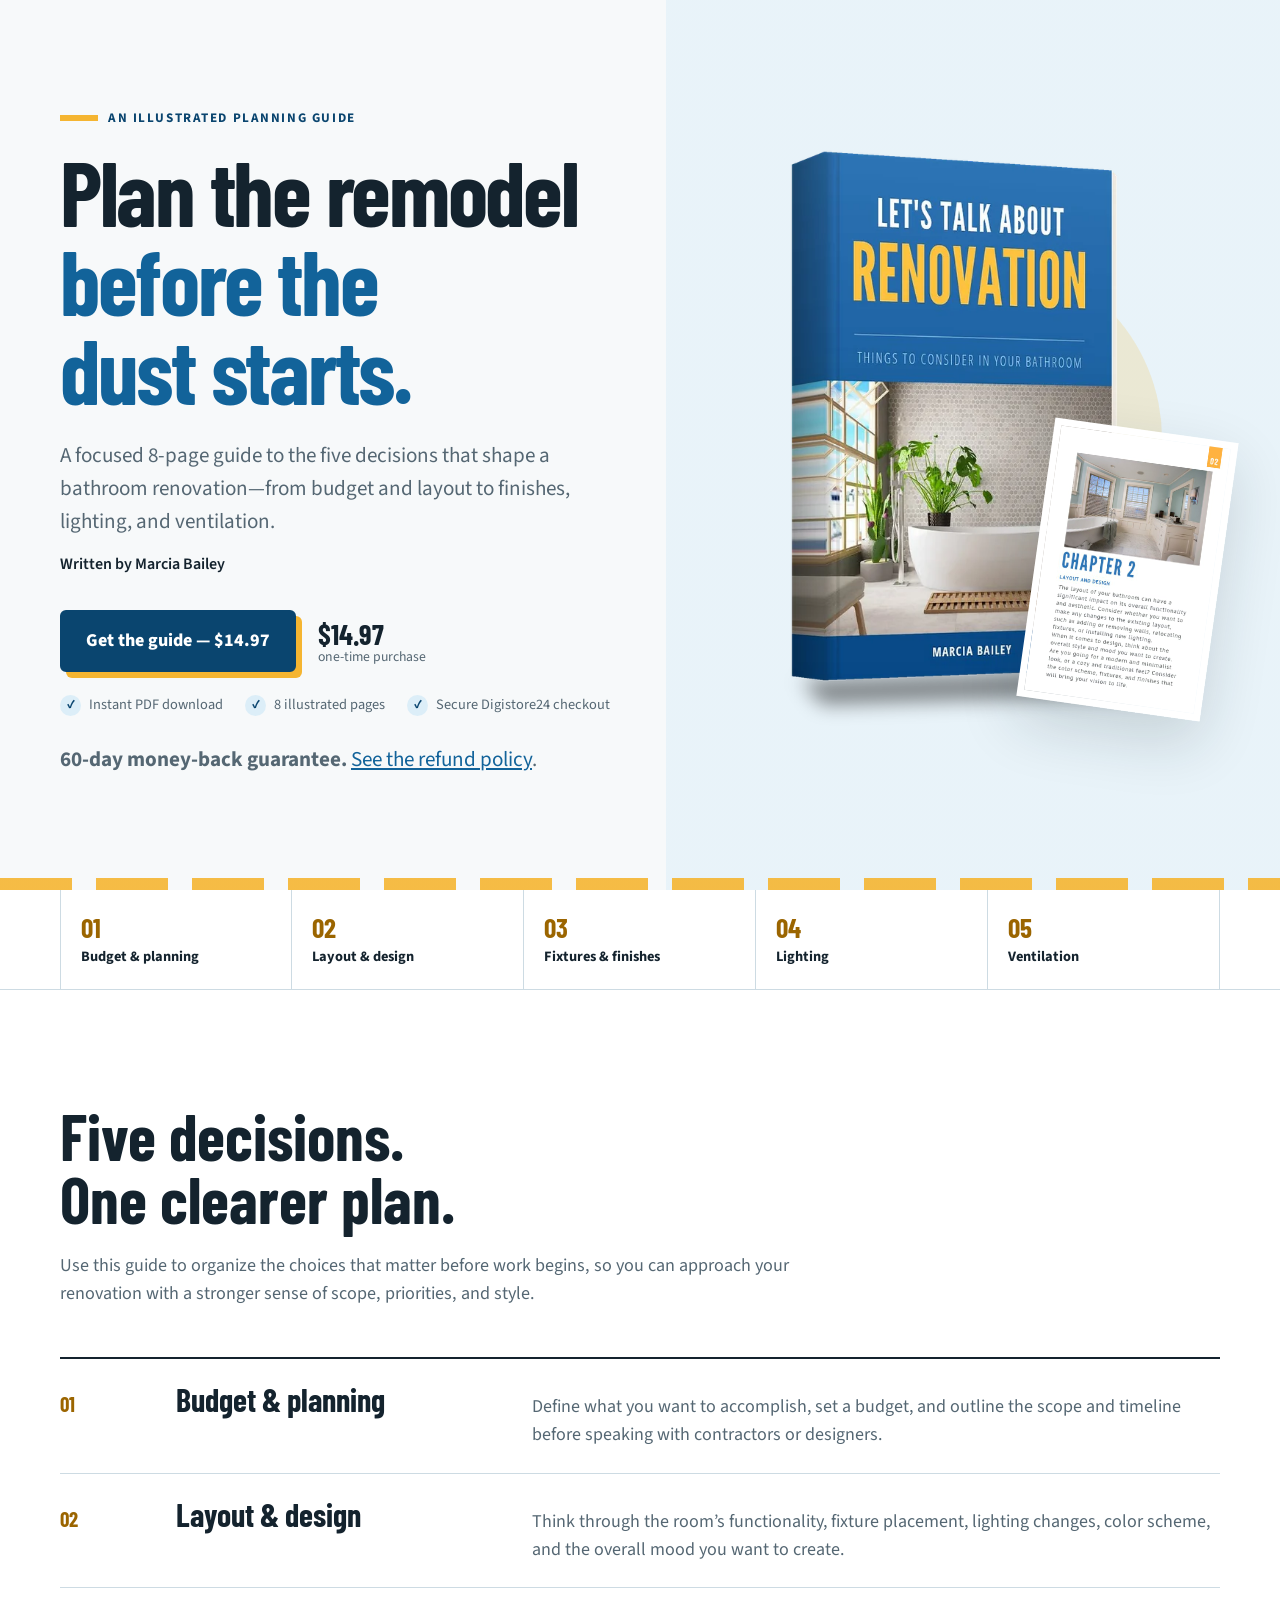
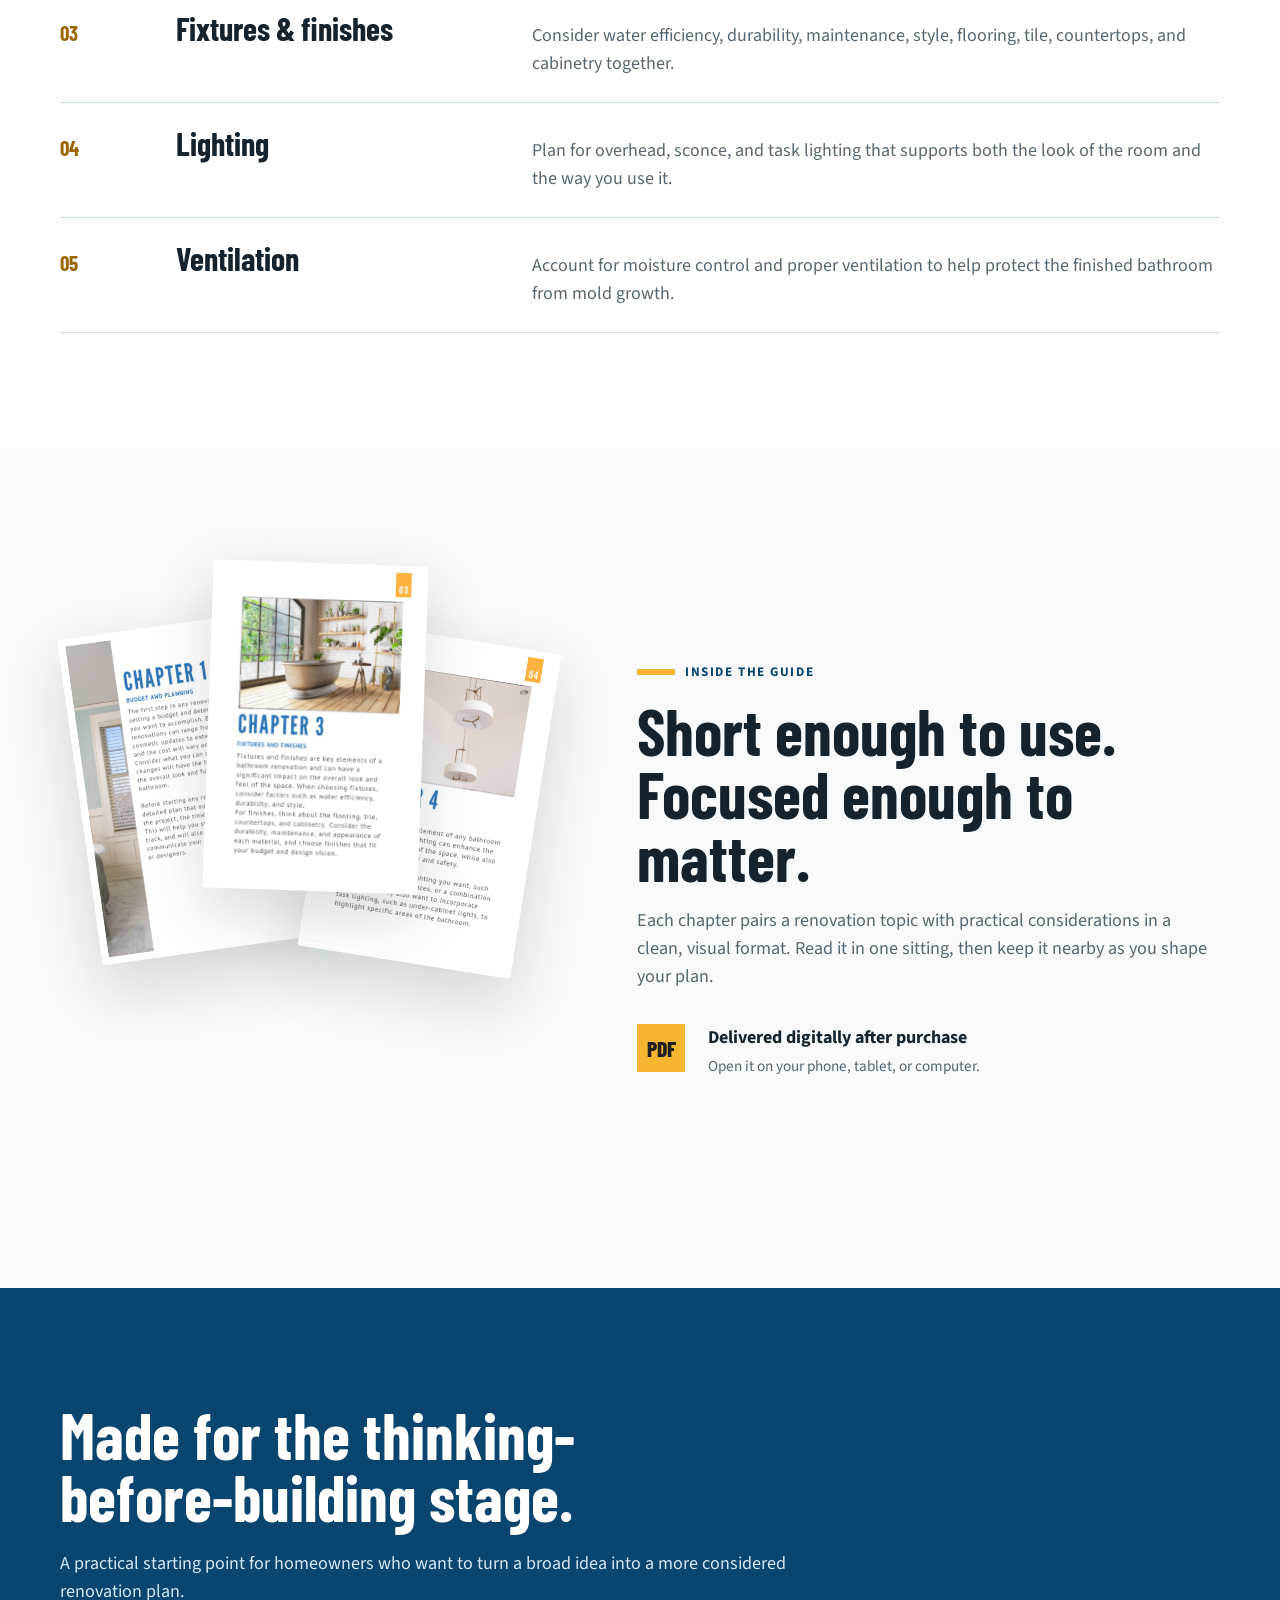
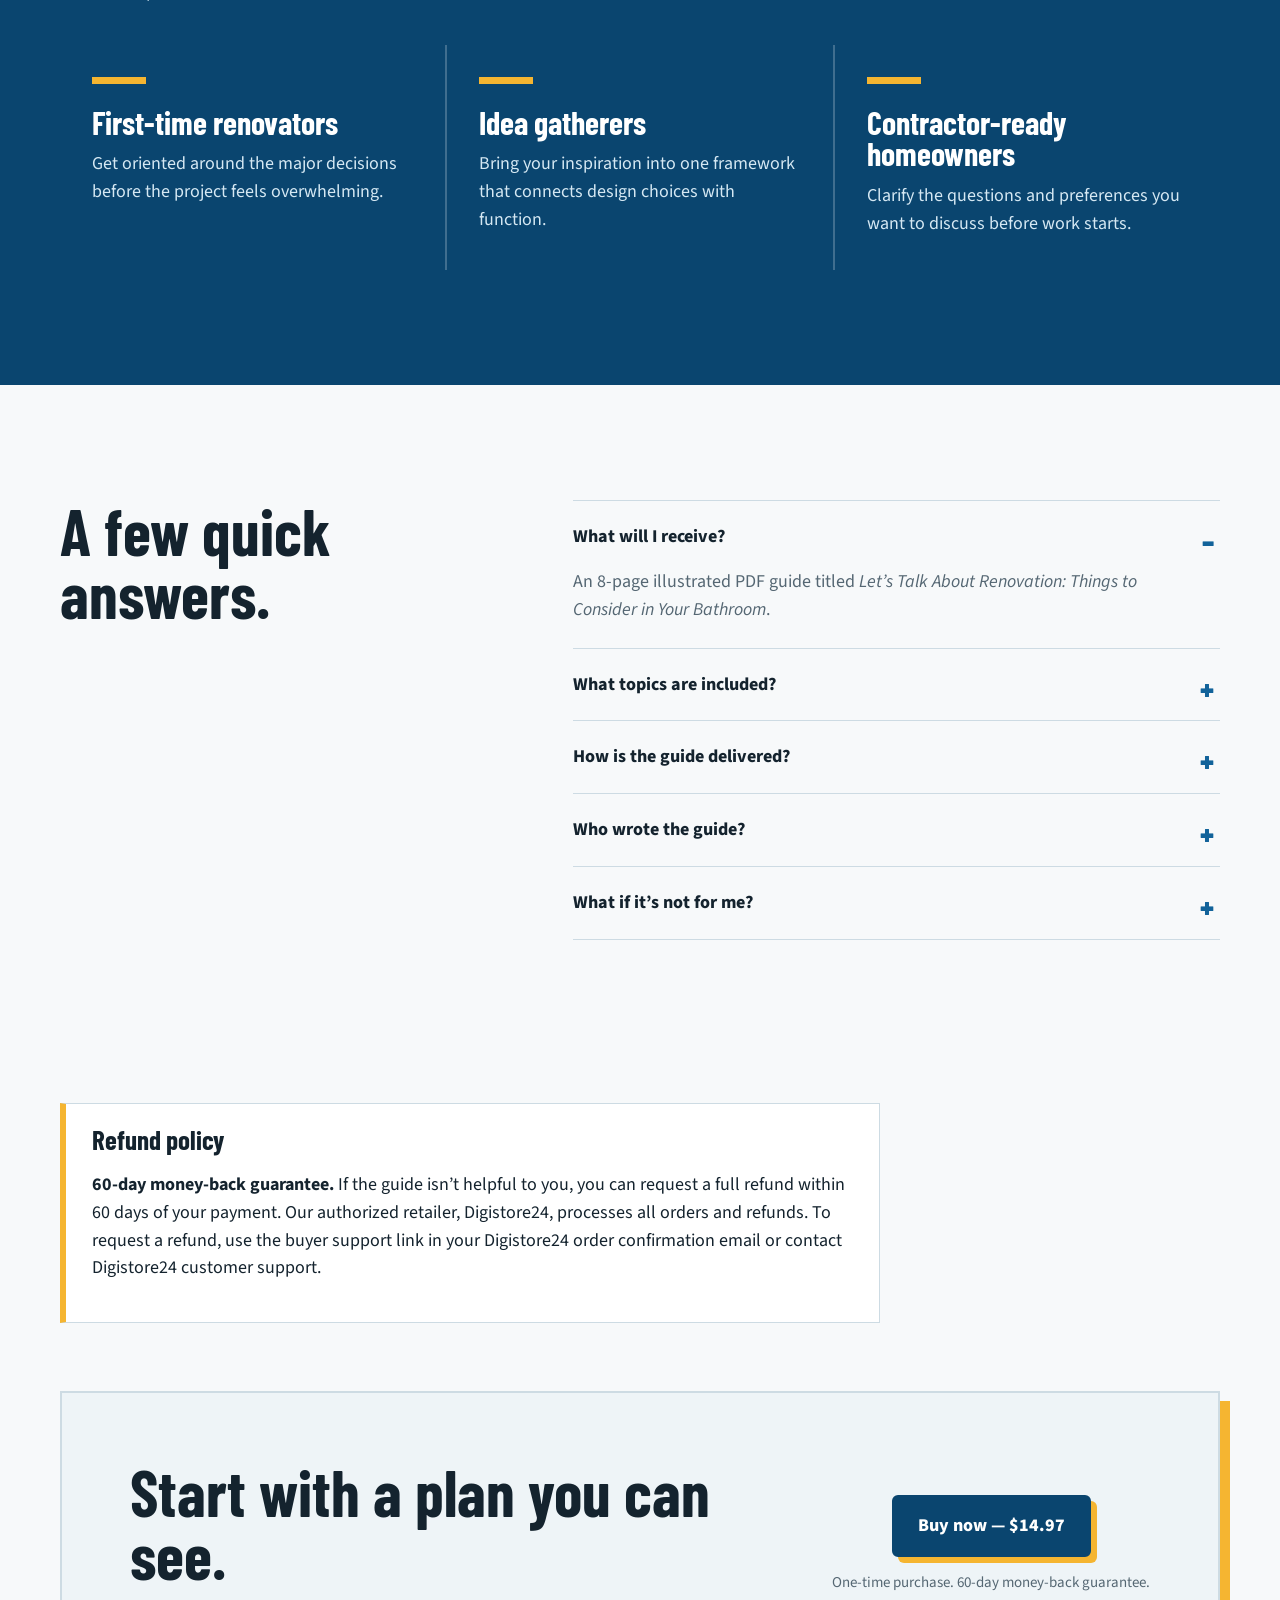
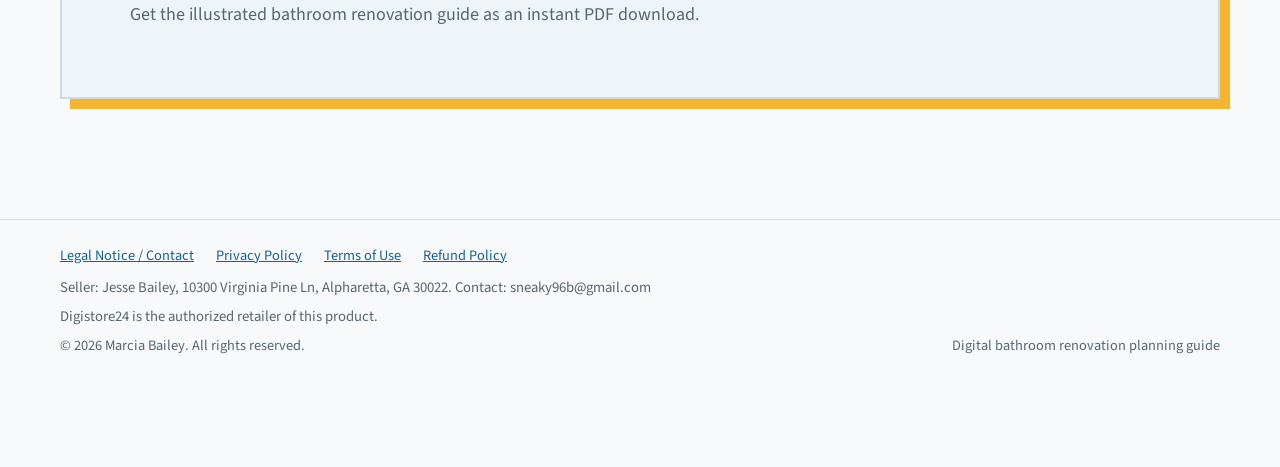
<file: index.html>
<!doctype html>
<html lang="en">
<head>
  <meta charset="utf-8" />
  <meta name="viewport" content="width=device-width, initial-scale=1, viewport-fit=cover" />
  <meta name="color-scheme" content="light dark" />
  <link rel="icon" href="data:," />
  <link rel="preconnect" href="https://fonts.googleapis.com">
  <link rel="preconnect" href="https://fonts.gstatic.com" crossorigin>
  <link href="https://fonts.googleapis.com/css2?family=Barlow+Condensed:wght@500;600;700;800&family=Source+Sans+3:wght@400;500;600;700&display=swap" rel="stylesheet">
  <title>Bathroom Renovation Planning Guide</title>
  <meta name="description" content="An 8-page illustrated PDF guide to planning a bathroom renovation: budget, layout, fixtures and finishes, lighting, and ventilation. $14.97, 60-day money-back guarantee." />
  <meta property="og:title" content="Let’s Talk About Renovation: Things to Consider in Your Bathroom" />
  <meta property="og:description" content="An 8-page illustrated planning guide. Instant PDF download, $14.97." />
  <meta property="og:image" content="https://bathroom-ebook.vercel.app/cover-og.jpg" />
  <style>
    :root {
      color-scheme: light dark;
      --bg: #f7f9fa;
      --surface: #ffffff;
      --surface-2: #eef4f7;
      --text: #14232e;
      --muted: #556773;
      --blue: #12639a;
      --blue-dark: #0a456f;
      --blue-soft: #dceef8;
      --gold: #f5b531;
      --gold-dark: #9b6500;
      --line: #cddbe3;
      --shadow: 0 24px 60px rgba(20, 35, 46, .16);
      --page: #ffffff;
    }

    @media (prefers-color-scheme: dark) {
      :root {
        --bg: #0d171d;
        --surface: #15242d;
        --surface-2: #1b2f3a;
        --text: #f3f7f9;
        --muted: #bdcad1;
        --blue: #56ace0;
        --blue-dark: #87c9ed;
        --blue-soft: #17384a;
        --gold: #ffc451;
        --gold-dark: #ffd277;
        --line: #324853;
        --shadow: 0 24px 60px rgba(0, 0, 0, .38);
        --page: #ffffff;
      }
    }

    * { box-sizing: border-box; }
    html { scroll-behavior: smooth; }
    body {
      margin: 0;
      background: var(--bg);
      color: var(--text);
      font-family: "Source Sans 3", ui-sans-serif, system-ui, sans-serif;
      font-size: 18px;
      line-height: 1.55;
      text-rendering: optimizeLegibility;
    }
    img { display: block; max-width: 100%; }
    a { color: inherit; }
    button, a { -webkit-tap-highlight-color: transparent; }
    .wrap { width: min(1160px, calc(100% - 40px)); margin-inline: auto; }

    .hero {
      position: relative;
      overflow: hidden;
      padding: clamp(52px, 8vw, 102px) 0 clamp(72px, 9vw, 124px);
      background:
        linear-gradient(90deg, transparent 0 52%, color-mix(in srgb, var(--blue-soft) 54%, transparent) 52% 100%);
    }
    .hero::after {
      content: "";
      position: absolute;
      left: 0; right: 0; bottom: 0;
      height: 12px;
      background: repeating-linear-gradient(90deg, var(--gold) 0 72px, transparent 72px 96px);
      opacity: .9;
    }
    .hero-grid {
      display: grid;
      grid-template-columns: minmax(0, 1.08fr) minmax(330px, .92fr);
      gap: clamp(48px, 8vw, 104px);
      align-items: center;
    }
    .eyebrow {
      display: inline-flex;
      align-items: center;
      gap: 10px;
      margin-bottom: 18px;
      color: var(--blue-dark);
      font-weight: 700;
      font-size: .82rem;
      letter-spacing: .12em;
      text-transform: uppercase;
    }
    .eyebrow::before { content: ""; width: 38px; height: 6px; background: var(--gold); }
    h1, h2, h3 {
      font-family: "Barlow Condensed", Impact, sans-serif;
      line-height: .98;
      margin: 0;
    }
    h1 {
      max-width: 670px;
      font-size: clamp(3.25rem, 7.1vw, 6rem);
      letter-spacing: -.025em;
      text-wrap: balance;
    }
    h1 .accent { color: var(--blue); }
    .hero-copy > p {
      max-width: 640px;
      margin: 26px 0 0;
      color: var(--muted);
      font-size: clamp(1.08rem, 2vw, 1.32rem);
    }
    .author-line { margin-top: 14px !important; font-size: 1rem !important; color: var(--text) !important; font-weight: 600; }
    .purchase-row { display: flex; flex-wrap: wrap; align-items: center; gap: 16px 22px; margin-top: 34px; }
    .buy-button {
      display: inline-flex;
      min-height: 58px;
      padding: 15px 24px;
      align-items: center;
      justify-content: center;
      border: 2px solid var(--blue-dark);
      background: var(--blue-dark);
      color: #fff;
      text-decoration: none;
      font-weight: 800;
      border-radius: 6px;
      box-shadow: 6px 6px 0 var(--gold);
      transition: transform .15s ease, box-shadow .15s ease, background .15s ease;
    }
    .buy-button:hover, .buy-button:focus-visible {
      transform: translate(-2px, -2px);
      box-shadow: 9px 9px 0 var(--gold);
      background: var(--blue);
      outline: none;
    }
    .price-note { display: grid; line-height: 1.15; }
    .price-note strong { font-family: "Barlow Condensed", sans-serif; font-size: 1.8rem; color: var(--text); }
    .price-note span { color: var(--muted); font-size: .86rem; }
    .trust-line { margin-top: 22px; display: flex; flex-wrap: wrap; gap: 10px 22px; color: var(--muted); font-size: .9rem; }
    .trust-line span { display: inline-flex; align-items: center; gap: 8px; }
    .trust-line span::before { content: "✓"; width: 21px; height: 21px; display: grid; place-items: center; border-radius: 50%; background: var(--blue-soft); color: var(--blue-dark); font-weight: 900; font-size: .75rem; }

    .book-stage { position: relative; min-height: 590px; display: grid; place-items: center; }
    .book-stage::before {
      content: "";
      position: absolute;
      width: 76%; aspect-ratio: 1;
      background: var(--gold);
      border-radius: 50%;
      opacity: .18;
    }
    .book {
      position: relative;
      width: min(75%, 370px);
      transform: rotate(2deg);
      filter: drop-shadow(0 26px 26px rgba(16, 31, 41, .25));
    }
    .book img { width: 100%; border-radius: 3px; }
    .book::before {
      content: "";
      position: absolute;
      inset: 9px -10px -9px 10px;
      z-index: -1;
      background: var(--page);
      border: 1px solid #d8d8d8;
      border-radius: 3px;
    }
    .book.book-3d { width: min(82%, 400px); transform: none; filter: none; }
    .book.book-3d::before { display: none; }
    .book.book-3d picture { display: block; }
    .book.book-3d img { border-radius: 0; width: 100%; height: auto; display: block; }
    .page-peek {
      position: absolute;
      width: 38%;
      bottom: 4%;
      right: 0;
      transform: rotate(8deg);
      border: 7px solid #fff;
      box-shadow: var(--shadow);
    }

    .decision-band { background: var(--surface); border-bottom: 1px solid var(--line); }
    .decisions { display: grid; grid-template-columns: repeat(5, 1fr); }
    .decision { padding: 24px 20px; border-right: 1px solid var(--line); }
    .decision:first-child { border-left: 1px solid var(--line); }
    .decision b { display: block; color: var(--gold-dark); font-family: "Barlow Condensed", sans-serif; font-size: 1.7rem; line-height: 1; }
    .decision span { display: block; margin-top: 7px; font-weight: 700; font-size: .9rem; line-height: 1.15; }

    section { padding: clamp(72px, 9vw, 116px) 0; }
    .section-head { max-width: 740px; margin-bottom: 50px; }
    .section-head h2 { font-size: clamp(2.7rem, 5vw, 4.45rem); text-wrap: balance; }
    .section-head p { color: var(--muted); font-size: 1.13rem; margin: 20px 0 0; }

    .topics { background: var(--surface); }
    .topic-list { border-top: 2px solid var(--text); }
    .topic {
      display: grid;
      grid-template-columns: 92px minmax(180px, .65fr) minmax(0, 1.35fr);
      gap: 24px;
      align-items: baseline;
      padding: 24px 0;
      border-bottom: 1px solid var(--line);
    }
    .topic .num { font-family: "Barlow Condensed", sans-serif; color: var(--gold-dark); font-weight: 700; font-size: 1.3rem; }
    .topic h3 { font-size: 2rem; line-height: 1; }
    .topic p { margin: 0; color: var(--muted); }

    .preview { overflow: hidden; }
    .preview-grid {
      display: grid;
      grid-template-columns: .9fr 1.1fr;
      align-items: center;
      gap: clamp(42px, 8vw, 100px);
    }
    .preview-copy h2 { font-size: clamp(2.7rem, 5vw, 4.4rem); }
    .preview-copy p { color: var(--muted); font-size: 1.13rem; }
    .page-fan { position: relative; height: 610px; }
    .page-fan img { position: absolute; width: 45%; border: 7px solid #fff; box-shadow: var(--shadow); border-radius: 2px; }
    .page-fan img:nth-child(1) { left: 4%; top: 10%; transform: rotate(-8deg); }
    .page-fan img:nth-child(2) { left: 31%; top: 0; transform: rotate(2deg); z-index: 2; }
    .page-fan img:nth-child(3) { right: 0; top: 12%; transform: rotate(9deg); }
    .feature-note { display: grid; grid-template-columns: 56px 1fr; gap: 15px; align-items: start; margin-top: 34px; }
    .feature-note .mark { width: 48px; height: 48px; display: grid; place-items: center; background: var(--gold); color: #212121; font-family: "Barlow Condensed", sans-serif; font-weight: 800; font-size: 1.35rem; }
    .feature-note strong { display: block; }
    .feature-note span { color: var(--muted); font-size: .95rem; }

    .for-you { background: var(--blue-dark); color: #fff; }
    .for-you .section-head { margin-bottom: 40px; }
    .for-you .section-head p { color: #d5e8f3; }
    .audience-grid { display: grid; grid-template-columns: repeat(3, 1fr); gap: 2px; background: rgba(255,255,255,.22); }
    .audience-item { background: var(--blue-dark); padding: 32px; }
    .audience-item .line { width: 54px; height: 7px; background: var(--gold); margin-bottom: 23px; }
    .audience-item h3 { font-size: 2rem; }
    .audience-item p { color: #d5e8f3; margin: 12px 0 0; }

    .faq-grid { display: grid; grid-template-columns: .78fr 1.22fr; gap: clamp(42px, 8vw, 100px); align-items: start; }
    .faq-grid h2 { font-size: clamp(2.8rem, 5vw, 4.4rem); position: sticky; top: 28px; }
    details { border-top: 1px solid var(--line); }
    details:last-child { border-bottom: 1px solid var(--line); }
    summary { cursor: pointer; list-style: none; padding: 22px 42px 22px 0; font-weight: 750; position: relative; }
    summary::-webkit-details-marker { display: none; }
    summary::after { content: "+"; position: absolute; right: 6px; top: 15px; font-family: "Barlow Condensed", sans-serif; color: var(--blue); font-size: 2rem; }
    details[open] summary::after { content: "–"; }
    details p { margin: -5px 50px 24px 0; color: var(--muted); }

    .final-cta { padding-top: 20px; padding-bottom: 120px; }
    .cta-panel {
      display: grid;
      grid-template-columns: 1fr auto;
      gap: 38px;
      align-items: center;
      padding: clamp(34px, 6vw, 68px);
      background: var(--surface-2);
      border: 2px solid var(--line);
      box-shadow: 10px 10px 0 var(--gold);
    }
    .cta-panel h2 { font-size: clamp(2.6rem, 5vw, 4.3rem); }
    .cta-panel p { color: var(--muted); margin: 14px 0 0; }
    .cta-buy { text-align: center; }
    .cta-buy small { display: block; margin-top: 14px; color: var(--muted); }

    footer { padding: 25px 0 110px; border-top: 1px solid var(--line); color: var(--muted); font-size: .9rem; }
    .footer-line { display: flex; justify-content: space-between; gap: 24px; }

    .mobile-bar { display: none; }

    @media (max-width: 880px) {
      .hero { background: var(--bg); }
      .hero-grid, .preview-grid, .faq-grid { grid-template-columns: 1fr; }
      .hero-grid { gap: 48px; }
      .book-stage { min-height: 510px; }
      .book { width: min(64%, 345px); }
      .page-peek { width: 34%; right: 10%; }
      .decisions { grid-template-columns: repeat(5, minmax(0, 1fr)); }
      .decision { padding: 18px 10px; }
      .decision b { font-size: 1.35rem; }
      .decision span { font-size: .72rem; }
      .preview-grid { gap: 10px; }
      .page-fan { order: -1; height: 530px; }
      .audience-grid { grid-template-columns: 1fr; }
      .faq-grid h2 { position: static; }
      .cta-panel { grid-template-columns: 1fr; }
      .cta-buy { text-align: left; }
      .footer-line { flex-direction: column; }
    }

    @media (max-width: 880px) { .book.book-3d { width: min(70%, 340px); } }
    @media (max-width: 600px) {
      .book.book-3d { width: min(74%, 290px); }
      body { font-size: 17px; padding-bottom: 78px; }
      .wrap { width: min(100% - 28px, 1160px); }
      .hero { padding-top: 38px; }
      h1 { font-size: clamp(3.1rem, 16vw, 4.35rem); }
      .purchase-row { align-items: stretch; }
      .purchase-row .buy-button { width: 100%; }
      .price-note { grid-template-columns: auto 1fr; align-items: baseline; gap: 10px; }
      .trust-line { display: grid; gap: 9px; }
      .book-stage { min-height: 420px; }
      .book { width: min(68%, 290px); }
      .page-peek { right: 2%; width: 38%; }
      .decisions { grid-template-columns: 1fr 1fr; }
      .decision { border-bottom: 1px solid var(--line); min-height: 82px; }
      .decision:last-child { grid-column: 1 / -1; }
      .topic { grid-template-columns: 44px 1fr; gap: 12px; align-items: start; }
      .topic p { grid-column: 2; }
      .topic h3 { font-size: 1.75rem; }
      .page-fan { height: 390px; }
      .page-fan img { width: 48%; border-width: 5px; }
      .page-fan img:nth-child(1) { left: 0; }
      .page-fan img:nth-child(2) { left: 27%; }
      .page-fan img:nth-child(3) { right: 0; }
      .audience-item { padding: 26px; }
      .cta-panel { padding: 30px 24px; box-shadow: 7px 7px 0 var(--gold); }
      .cta-panel .buy-button { width: 100%; }
      footer { padding-bottom: 32px; }
      .mobile-bar {
        position: fixed;
        z-index: 20;
        display: flex;
        left: 0; right: 0; bottom: 0;
        padding: 10px 14px calc(10px + env(safe-area-inset-bottom));
        align-items: center;
        gap: 12px;
        background: color-mix(in srgb, var(--surface) 96%, transparent);
        border-top: 1px solid var(--line);
        box-shadow: 0 -8px 30px rgba(0,0,0,.14);
      }
      .mobile-bar span { flex: 1; line-height: 1.1; font-size: .82rem; color: var(--muted); }
      .mobile-bar strong { display: block; color: var(--text); font-size: 1.08rem; }
      .mobile-bar .buy-button { min-height: 48px; padding: 10px 17px; box-shadow: 4px 4px 0 var(--gold); }
    }

    @media (prefers-reduced-motion: reduce) {
      html { scroll-behavior: auto; }
      .buy-button { transition: none; }
    }

    .guarantee-line { margin-top: 14px; font-size: 1rem; color: var(--text); }
    .guarantee-line a, .refund-box a, .legal-footer a { color: var(--blue); }
    .refund-section { padding: 48px 0; }
    .refund-box { background: var(--surface); border: 1px solid var(--line); border-left: 6px solid var(--gold); padding: 22px 26px; max-width: 820px; }
    .refund-box h2 { margin: 0 0 10px; }
    .legal-footer nav { display: flex; flex-wrap: wrap; gap: 8px 22px; margin-bottom: 10px; }
    .legal-footer p { margin: 6px 0; color: var(--muted); font-size: .92rem; }
    .seal-slot:empty { display: none; }
  </style>
</head>
<body>
  <div class="seal-slot" id="ds24-sales-page-badge"><!-- Begin of Digistore24 Trusted Badge Code -->
<script type="text/javascript" src="https://www.digistore24.com/trusted-badge/48733/QZeaCoznZwrTP8g/salespage"></script>
<!-- End of Digistore24 Trusted Badge Code --></div>
  <main>
    <section class="hero" aria-labelledby="hero-title">
      <div class="wrap hero-grid">
        <div class="hero-copy">
          <div class="eyebrow">An illustrated planning guide</div>
          <h1 id="hero-title">Plan the remodel <span class="accent">before the dust starts.</span></h1>
          <p>A focused 8-page guide to the five decisions that shape a bathroom renovation—from budget and layout to finishes, lighting, and ventilation.</p>
          <p class="author-line">Written by Marcia Bailey</p>
          <div class="purchase-row">
            <a class="buy-button" href="https://www.checkout-ds24.com/product/747693" target="_blank" rel="noopener noreferrer">Get the guide — $14.97</a>
            <div class="price-note"><strong>$14.97</strong><span>one-time purchase</span></div>
          </div>
          <div class="trust-line" aria-label="Purchase details">
            <span>Instant PDF download</span>
            <span>8 illustrated pages</span>
            <span>Secure Digistore24 checkout</span>
          </div>
          <p class="guarantee-line"><strong>60-day money-back guarantee.</strong> <a href="#refund">See the refund policy</a>.</p>
        </div>
        <div class="book-stage" aria-label="Preview of the bathroom renovation guide">
          <div class="book book-3d"><picture><source srcset="cover-3d.webp" type="image/webp"><img src="cover-3d.png" width="543" height="800" alt="Book cover of Let's Talk About Renovation: Things to Consider in Your Bathroom by Marcia Bailey"></picture></div>
          <img class="page-peek" src="img1.jpg" alt="Preview of the guide's layout and design chapter">
        </div>
      </div>
    </section>

    <div class="decision-band" aria-label="Topics covered">
      <div class="wrap decisions">
        <div class="decision"><b>01</b><span>Budget &amp; planning</span></div>
        <div class="decision"><b>02</b><span>Layout &amp; design</span></div>
        <div class="decision"><b>03</b><span>Fixtures &amp; finishes</span></div>
        <div class="decision"><b>04</b><span>Lighting</span></div>
        <div class="decision"><b>05</b><span>Ventilation</span></div>
      </div>
    </div>

    <section class="topics" aria-labelledby="topics-title">
      <div class="wrap">
        <header class="section-head">
          <h2 id="topics-title">Five decisions. One clearer plan.</h2>
          <p>Use this guide to organize the choices that matter before work begins, so you can approach your renovation with a stronger sense of scope, priorities, and style.</p>
        </header>
        <div class="topic-list">
          <article class="topic"><span class="num">01</span><h3>Budget &amp; planning</h3><p>Define what you want to accomplish, set a budget, and outline the scope and timeline before speaking with contractors or designers.</p></article>
          <article class="topic"><span class="num">02</span><h3>Layout &amp; design</h3><p>Think through the room’s functionality, fixture placement, lighting changes, color scheme, and the overall mood you want to create.</p></article>
          <article class="topic"><span class="num">03</span><h3>Fixtures &amp; finishes</h3><p>Consider water efficiency, durability, maintenance, style, flooring, tile, countertops, and cabinetry together.</p></article>
          <article class="topic"><span class="num">04</span><h3>Lighting</h3><p>Plan for overhead, sconce, and task lighting that supports both the look of the room and the way you use it.</p></article>
          <article class="topic"><span class="num">05</span><h3>Ventilation</h3><p>Account for moisture control and proper ventilation to help protect the finished bathroom from mold growth.</p></article>
        </div>
      </div>
    </section>

    <section class="preview" aria-labelledby="preview-title">
      <div class="wrap preview-grid">
        <div class="page-fan" aria-label="Three sample pages from the guide">
          <img src="img2.jpg" alt="Budget and planning chapter sample page">
          <img src="img3.jpg" alt="Fixtures and finishes chapter sample page">
          <img src="img4.jpg" alt="Lighting chapter sample page">
        </div>
        <div class="preview-copy">
          <div class="eyebrow">Inside the guide</div>
          <h2 id="preview-title">Short enough to use. Focused enough to matter.</h2>
          <p>Each chapter pairs a renovation topic with practical considerations in a clean, visual format. Read it in one sitting, then keep it nearby as you shape your plan.</p>
          <div class="feature-note">
            <div class="mark">PDF</div>
            <div><strong>Delivered digitally after purchase</strong><span>Open it on your phone, tablet, or computer.</span></div>
          </div>
        </div>
      </div>
    </section>

    <section class="for-you" aria-labelledby="audience-title">
      <div class="wrap">
        <header class="section-head">
          <h2 id="audience-title">Made for the thinking-before-building stage.</h2>
          <p>A practical starting point for homeowners who want to turn a broad idea into a more considered renovation plan.</p>
        </header>
        <div class="audience-grid">
          <article class="audience-item"><div class="line"></div><h3>First-time renovators</h3><p>Get oriented around the major decisions before the project feels overwhelming.</p></article>
          <article class="audience-item"><div class="line"></div><h3>Idea gatherers</h3><p>Bring your inspiration into one framework that connects design choices with function.</p></article>
          <article class="audience-item"><div class="line"></div><h3>Contractor-ready homeowners</h3><p>Clarify the questions and preferences you want to discuss before work starts.</p></article>
        </div>
      </div>
    </section>

    <section aria-labelledby="faq-title">
      <div class="wrap faq-grid">
        <h2 id="faq-title">A few quick answers.</h2>
        <div>
          <details open><summary>What will I receive?</summary><p>An 8-page illustrated PDF guide titled <em>Let’s Talk About Renovation: Things to Consider in Your Bathroom</em>.</p></details>
          <details><summary>What topics are included?</summary><p>Budget and planning, layout and design, fixtures and finishes, lighting, and ventilation.</p></details>
          <details><summary>How is the guide delivered?</summary><p>The PDF is available as a digital download after your purchase is completed through Digistore24.</p></details>
          <details><summary>Who wrote the guide?</summary><p>The guide was written by Marcia Bailey.</p></details>
          <details><summary>What if it’s not for me?</summary><p>You’re covered by our 60-day refund policy, handled by Digistore24, our authorized retailer. See the <a href="#refund">refund policy</a>.</p></details>
        </div>
      </div>
    </section>

    <section id="refund" class="refund-section" aria-labelledby="refund-title">
      <div class="wrap">
        <div class="refund-box">
          <h2 id="refund-title">Refund policy</h2>
          <p><strong>60-day money-back guarantee.</strong> If the guide isn’t helpful to you, you can request a full refund within 60 days of your payment. Our authorized retailer, Digistore24, processes all orders and refunds. To request a refund, use the buyer support link in your Digistore24 order confirmation email or contact Digistore24 customer support.</p>
        </div>
      </div>
    </section>

    <section class="final-cta" aria-labelledby="final-title">
      <div class="wrap">
        <div class="cta-panel">
          <div>
            <h2 id="final-title">Start with a plan you can see.</h2>
            <p>Get the illustrated bathroom renovation guide as an instant PDF download.</p>
          </div>
          <div class="cta-buy">
            <a class="buy-button" href="https://www.checkout-ds24.com/product/747693" target="_blank" rel="noopener noreferrer">Buy now — $14.97</a>
            <small>One-time purchase. 60-day money-back guarantee.</small>
          </div>
        </div>
      </div>
    </section>
  </main>

  <footer class="legal-footer">
    <div class="wrap">
      <nav aria-label="Legal">
        <a href="legal.html">Legal Notice / Contact</a>
        <a href="privacy.html">Privacy Policy</a>
        <a href="terms.html">Terms of Use</a>
        <a href="#refund">Refund Policy</a>
      </nav>
      <p>Seller: Jesse Bailey, 10300 Virginia Pine Ln, Alpharetta, GA 30022. Contact: sneaky96b@gmail.com</p>
      <p>Digistore24 is the authorized retailer of this product.</p>
      <div class="seal-slot" id="ds24-sales-page-footer"><!-- PASTE DIGISTORE24 FOOTER CODE HERE (if provided separately) --></div>
      <div class="footer-line"><span>© 2026 Marcia Bailey. All rights reserved.</span><span>Digital bathroom renovation planning guide</span></div>
    </div>
  </footer>

  <div class="mobile-bar" aria-label="Purchase guide">
    <span><strong>$14.97</strong>Instant PDF</span>
    <a class="buy-button" href="https://www.checkout-ds24.com/product/747693" target="_blank" rel="noopener noreferrer">Get the guide</a>
  </div>
<!-- Digistore24 promo code tracking (product 747693) -->
<script src="https://www.digistore24-scripts.com/service/digistore.js"></script>
<script type="text/javascript">
digistorePromocode( { "product_id": 747693, "adjust_domain": true } );
</script>
</body>
</html>
</file>
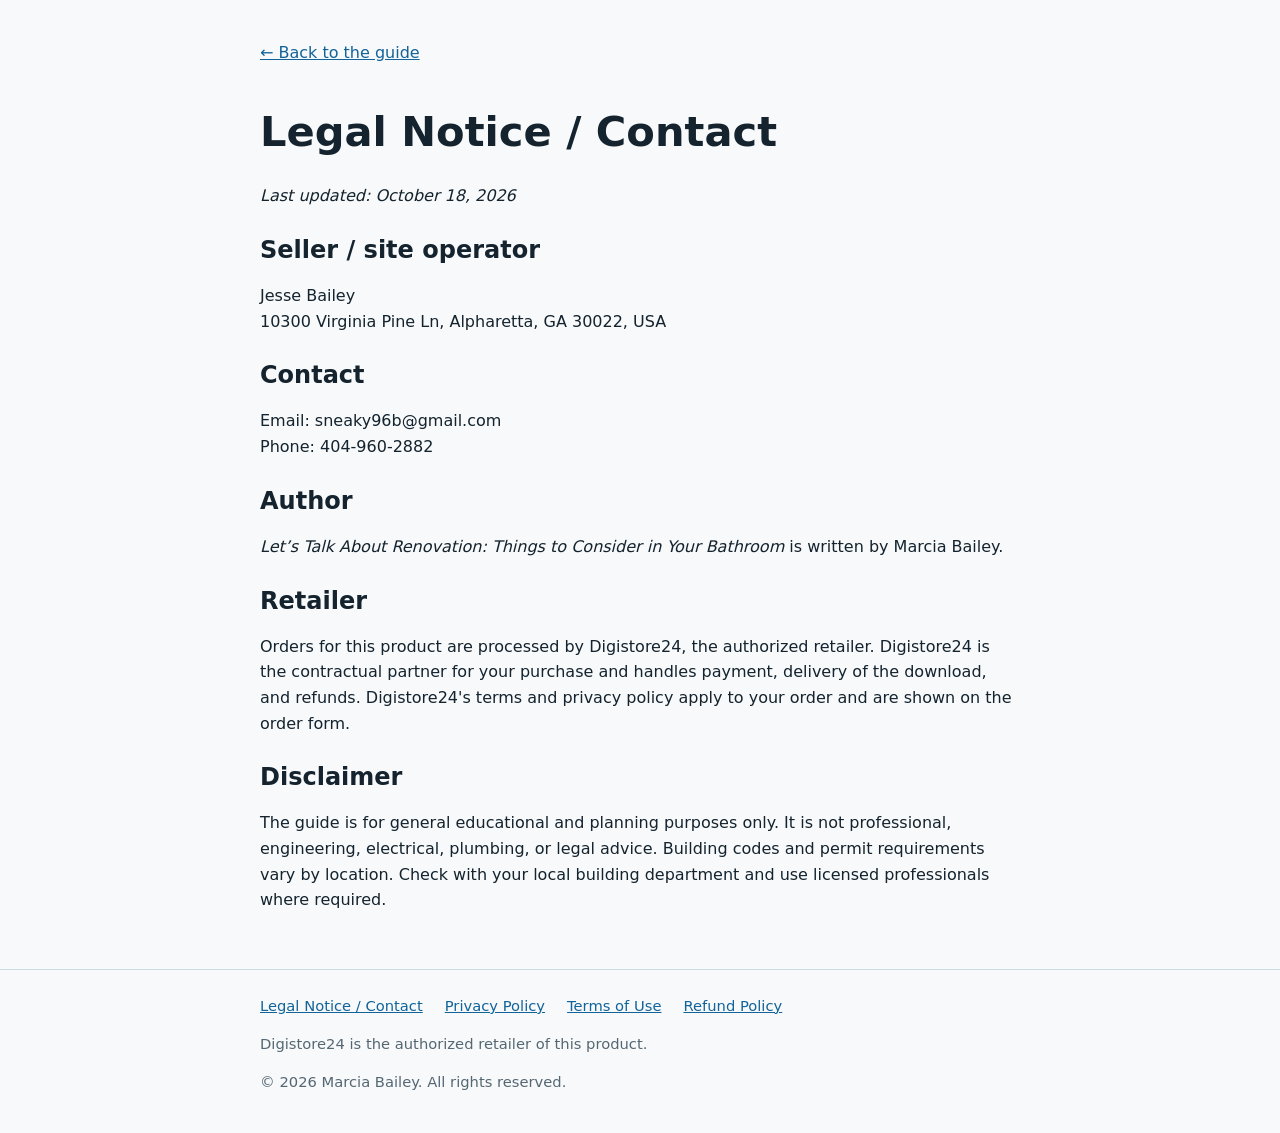
<file: legal.html>
<!doctype html>
<html lang="en">
<head>
<meta charset="utf-8">
<meta name="viewport" content="width=device-width, initial-scale=1">
<title>Legal Notice / Contact | Bathroom Renovation Planning Guide</title>
<meta name="robots" content="noindex">
<link rel="icon" href="data:,">
<link rel="stylesheet" href="doc.css">
</head>
<body>
<main class="doc">
<a class="back" href="index.html">&larr; Back to the guide</a>
<h1>Legal Notice / Contact</h1>
<p><em>Last updated: October 18, 2026</em></p>
<h2>Seller / site operator</h2>
<p>Jesse Bailey<br>
10300 Virginia Pine Ln, Alpharetta, GA 30022, USA</p>
<h2>Contact</h2>
<p>Email: sneaky96b@gmail.com<br>
Phone: 404-960-2882</p>
<h2>Author</h2>
<p><em>Let’s Talk About Renovation: Things to Consider in Your Bathroom</em> is written by Marcia Bailey.</p>
<h2>Retailer</h2>
<p>Orders for this product are processed by Digistore24, the authorized retailer. Digistore24 is the contractual partner for your purchase and handles payment, delivery of the download, and refunds. Digistore24's terms and privacy policy apply to your order and are shown on the order form.</p>
<h2>Disclaimer</h2>
<p>The guide is for general educational and planning purposes only. It is not professional, engineering, electrical, plumbing, or legal advice. Building codes and permit requirements vary by location. Check with your local building department and use licensed professionals where required.</p>
</main>
<footer>
  <div class="wrap">
    <nav aria-label="Legal">
      <a href="legal.html">Legal Notice / Contact</a>
      <a href="privacy.html">Privacy Policy</a>
      <a href="terms.html">Terms of Use</a>
      <a href="index.html#refund">Refund Policy</a>
    </nav>
    <p>Digistore24 is the authorized retailer of this product.</p>
    <p>&copy; 2026 Marcia Bailey. All rights reserved.</p>
  </div>
</footer>
</body>
</html>
</file>
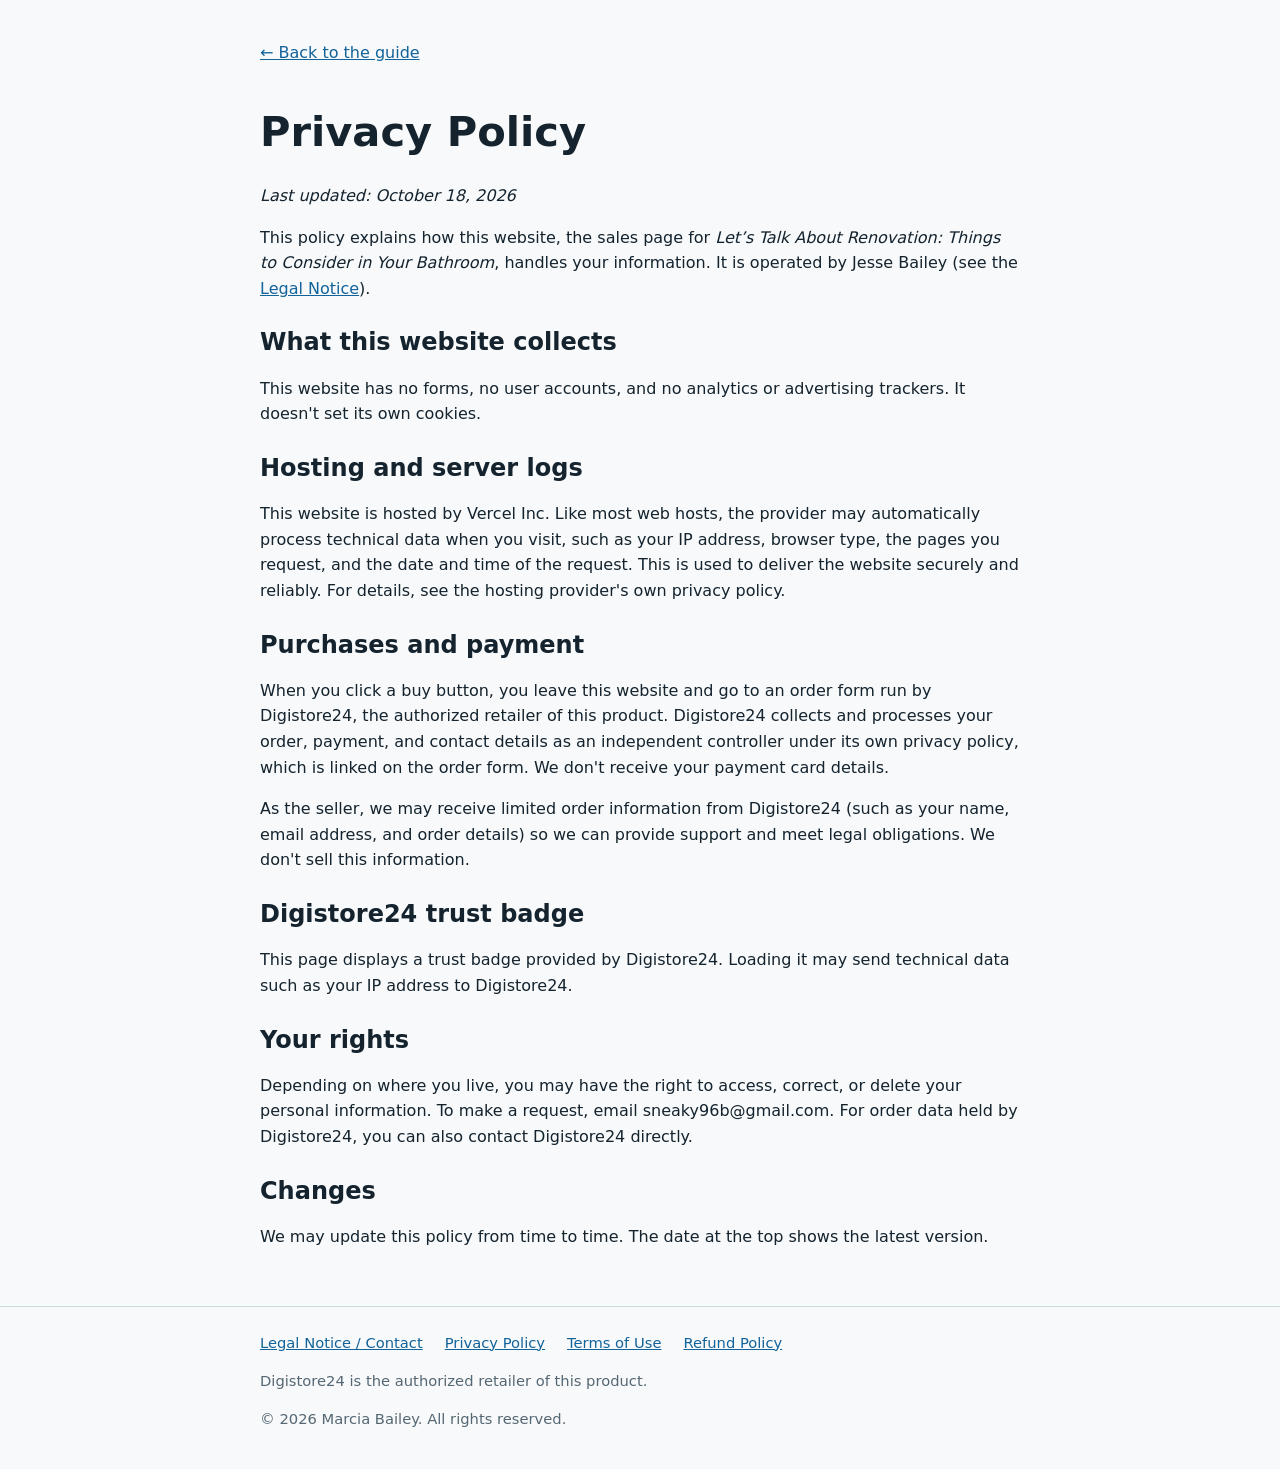
<file: privacy.html>
<!doctype html>
<html lang="en">
<head>
<meta charset="utf-8">
<meta name="viewport" content="width=device-width, initial-scale=1">
<title>Privacy Policy | Bathroom Renovation Planning Guide</title>
<meta name="robots" content="noindex">
<link rel="icon" href="data:,">
<link rel="stylesheet" href="doc.css">
</head>
<body>
<main class="doc">
<a class="back" href="index.html">&larr; Back to the guide</a>
<h1>Privacy Policy</h1>
<p><em>Last updated: October 18, 2026</em></p>
<p>This policy explains how this website, the sales page for <em>Let’s Talk About Renovation: Things to Consider in Your Bathroom</em>, handles your information. It is operated by Jesse Bailey (see the <a href="legal.html">Legal Notice</a>).</p>
<h2>What this website collects</h2>
<p>This website has no forms, no user accounts, and no analytics or advertising trackers. It doesn't set its own cookies.</p>
<h2>Hosting and server logs</h2>
<p>This website is hosted by Vercel Inc. Like most web hosts, the provider may automatically process technical data when you visit, such as your IP address, browser type, the pages you request, and the date and time of the request. This is used to deliver the website securely and reliably. For details, see the hosting provider's own privacy policy.</p>
<h2>Purchases and payment</h2>
<p>When you click a buy button, you leave this website and go to an order form run by Digistore24, the authorized retailer of this product. Digistore24 collects and processes your order, payment, and contact details as an independent controller under its own privacy policy, which is linked on the order form. We don't receive your payment card details.</p>
<p>As the seller, we may receive limited order information from Digistore24 (such as your name, email address, and order details) so we can provide support and meet legal obligations. We don't sell this information.</p>
<h2>Digistore24 trust badge</h2>
<p>This page displays a trust badge provided by Digistore24. Loading it may send technical data such as your IP address to Digistore24.</p>
<h2>Your rights</h2>
<p>Depending on where you live, you may have the right to access, correct, or delete your personal information. To make a request, email sneaky96b@gmail.com. For order data held by Digistore24, you can also contact Digistore24 directly.</p>
<h2>Changes</h2>
<p>We may update this policy from time to time. The date at the top shows the latest version.</p>
</main>
<footer>
  <div class="wrap">
    <nav aria-label="Legal">
      <a href="legal.html">Legal Notice / Contact</a>
      <a href="privacy.html">Privacy Policy</a>
      <a href="terms.html">Terms of Use</a>
      <a href="index.html#refund">Refund Policy</a>
    </nav>
    <p>Digistore24 is the authorized retailer of this product.</p>
    <p>&copy; 2026 Marcia Bailey. All rights reserved.</p>
  </div>
</footer>
</body>
</html>
</file>
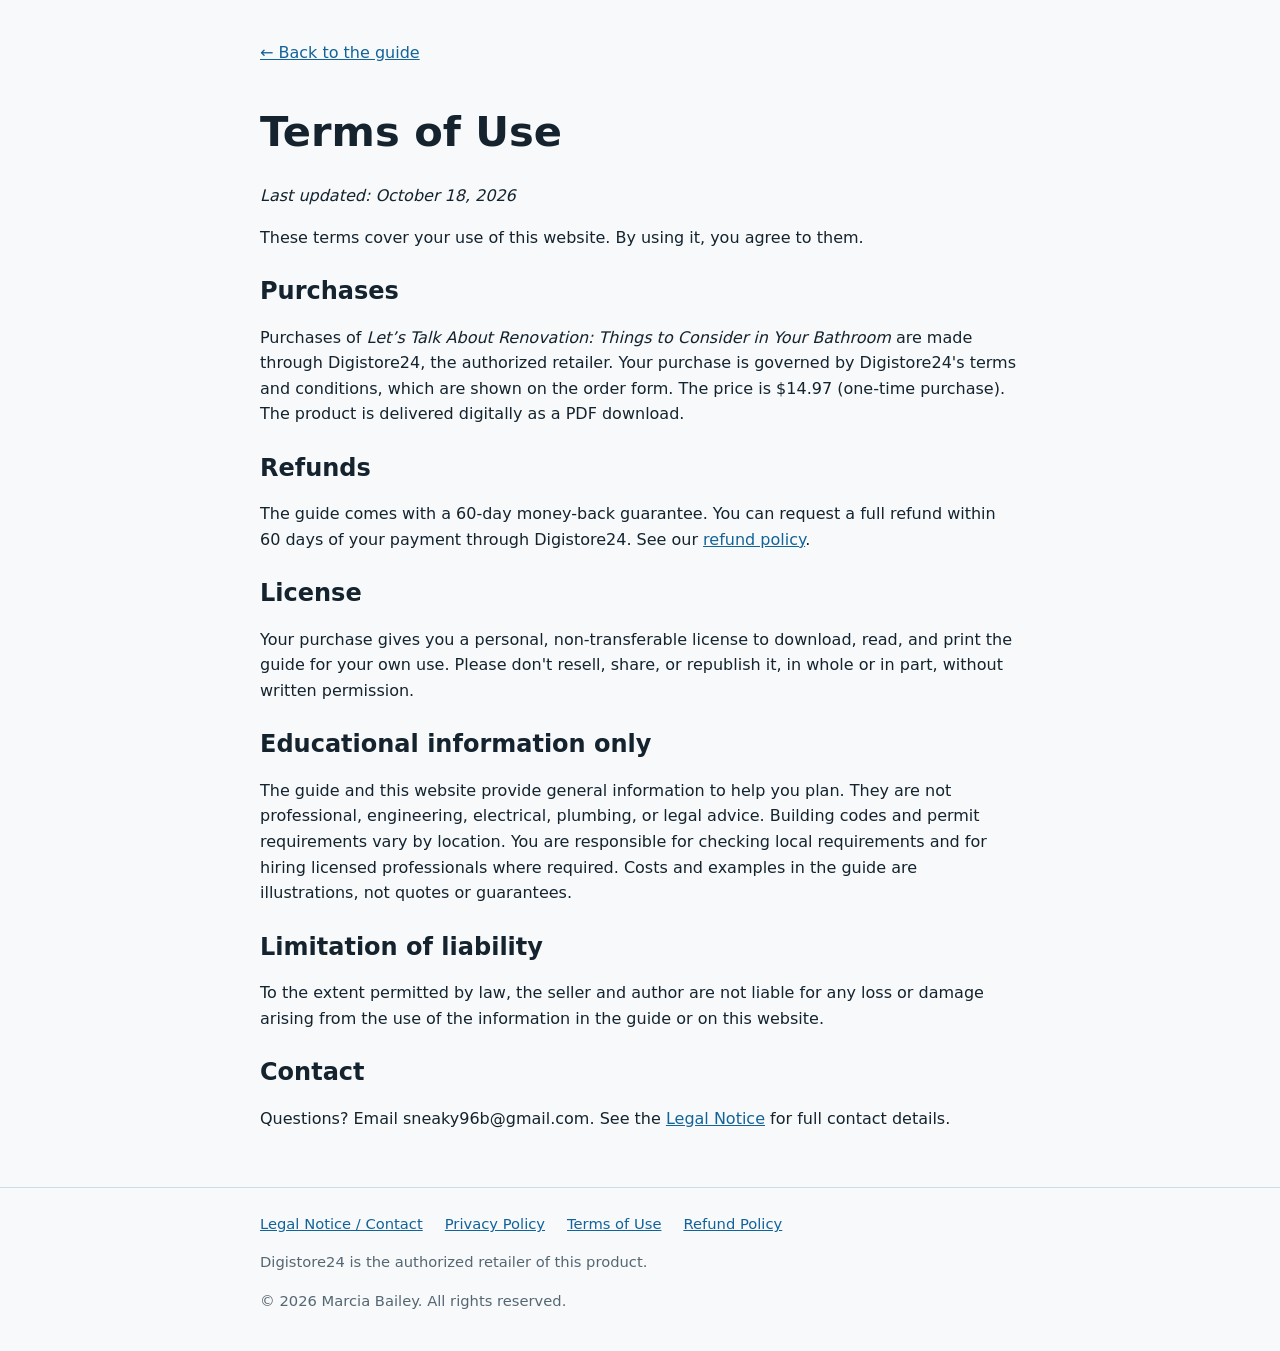
<file: terms.html>
<!doctype html>
<html lang="en">
<head>
<meta charset="utf-8">
<meta name="viewport" content="width=device-width, initial-scale=1">
<title>Terms of Use | Bathroom Renovation Planning Guide</title>
<meta name="robots" content="noindex">
<link rel="icon" href="data:,">
<link rel="stylesheet" href="doc.css">
</head>
<body>
<main class="doc">
<a class="back" href="index.html">&larr; Back to the guide</a>
<h1>Terms of Use</h1>
<p><em>Last updated: October 18, 2026</em></p>
<p>These terms cover your use of this website. By using it, you agree to them.</p>
<h2>Purchases</h2>
<p>Purchases of <em>Let’s Talk About Renovation: Things to Consider in Your Bathroom</em> are made through Digistore24, the authorized retailer. Your purchase is governed by Digistore24's terms and conditions, which are shown on the order form. The price is $14.97 (one-time purchase). The product is delivered digitally as a PDF download.</p>
<h2>Refunds</h2>
<p>The guide comes with a 60-day money-back guarantee. You can request a full refund within 60 days of your payment through Digistore24. See our <a href="index.html#refund">refund policy</a>.</p>
<h2>License</h2>
<p>Your purchase gives you a personal, non-transferable license to download, read, and print the guide for your own use. Please don't resell, share, or republish it, in whole or in part, without written permission.</p>
<h2>Educational information only</h2>
<p>The guide and this website provide general information to help you plan. They are not professional, engineering, electrical, plumbing, or legal advice. Building codes and permit requirements vary by location. You are responsible for checking local requirements and for hiring licensed professionals where required. Costs and examples in the guide are illustrations, not quotes or guarantees.</p>
<h2>Limitation of liability</h2>
<p>To the extent permitted by law, the seller and author are not liable for any loss or damage arising from the use of the information in the guide or on this website.</p>
<h2>Contact</h2>
<p>Questions? Email sneaky96b@gmail.com. See the <a href="legal.html">Legal Notice</a> for full contact details.</p>
</main>
<footer>
  <div class="wrap">
    <nav aria-label="Legal">
      <a href="legal.html">Legal Notice / Contact</a>
      <a href="privacy.html">Privacy Policy</a>
      <a href="terms.html">Terms of Use</a>
      <a href="index.html#refund">Refund Policy</a>
    </nav>
    <p>Digistore24 is the authorized retailer of this product.</p>
    <p>&copy; 2026 Marcia Bailey. All rights reserved.</p>
  </div>
</footer>
</body>
</html>
</file>
<file: doc.css>
body{margin:0;font-family:"Source Sans 3",system-ui,sans-serif;background:#f7f9fa;color:#14232e;line-height:1.6}
.doc{max-width:760px;margin:0 auto;padding:40px 20px}
h1,h2{font-family:"Barlow Condensed",system-ui,sans-serif;line-height:1.1}
h1{font-size:2.6rem}h2{font-size:1.5rem;margin-top:28px}
a{color:#12639a}.back{display:inline-block;margin-bottom:16px}
footer{border-top:1px solid #cddbe3;padding:24px 0;font-size:.92rem;color:#556773}
footer .wrap{max-width:760px;margin:0 auto;padding:0 20px}
footer nav{display:flex;flex-wrap:wrap;gap:8px 22px;margin-bottom:8px}
@media (prefers-color-scheme:dark){body{background:#0d171d;color:#f3f7f9}a{color:#56ace0}footer{color:#bdcad1;border-color:#324853}}
</file>
